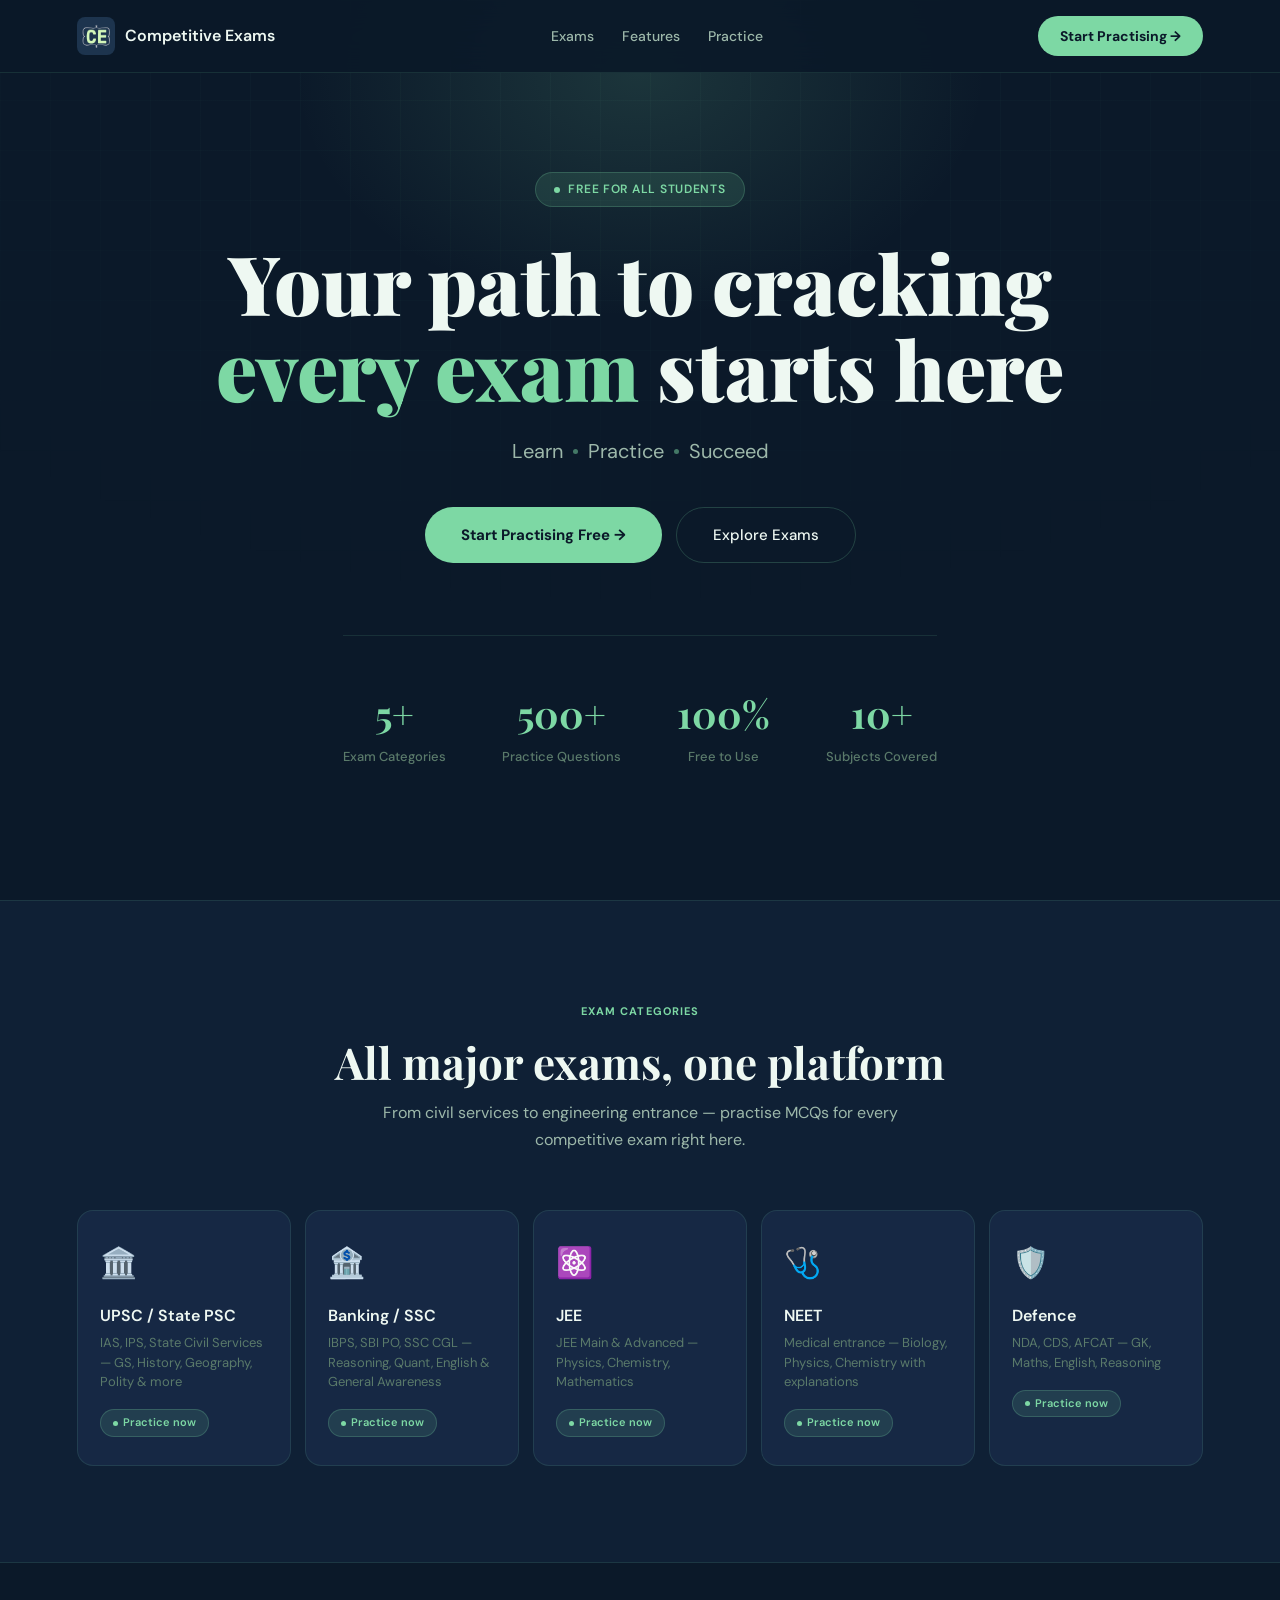
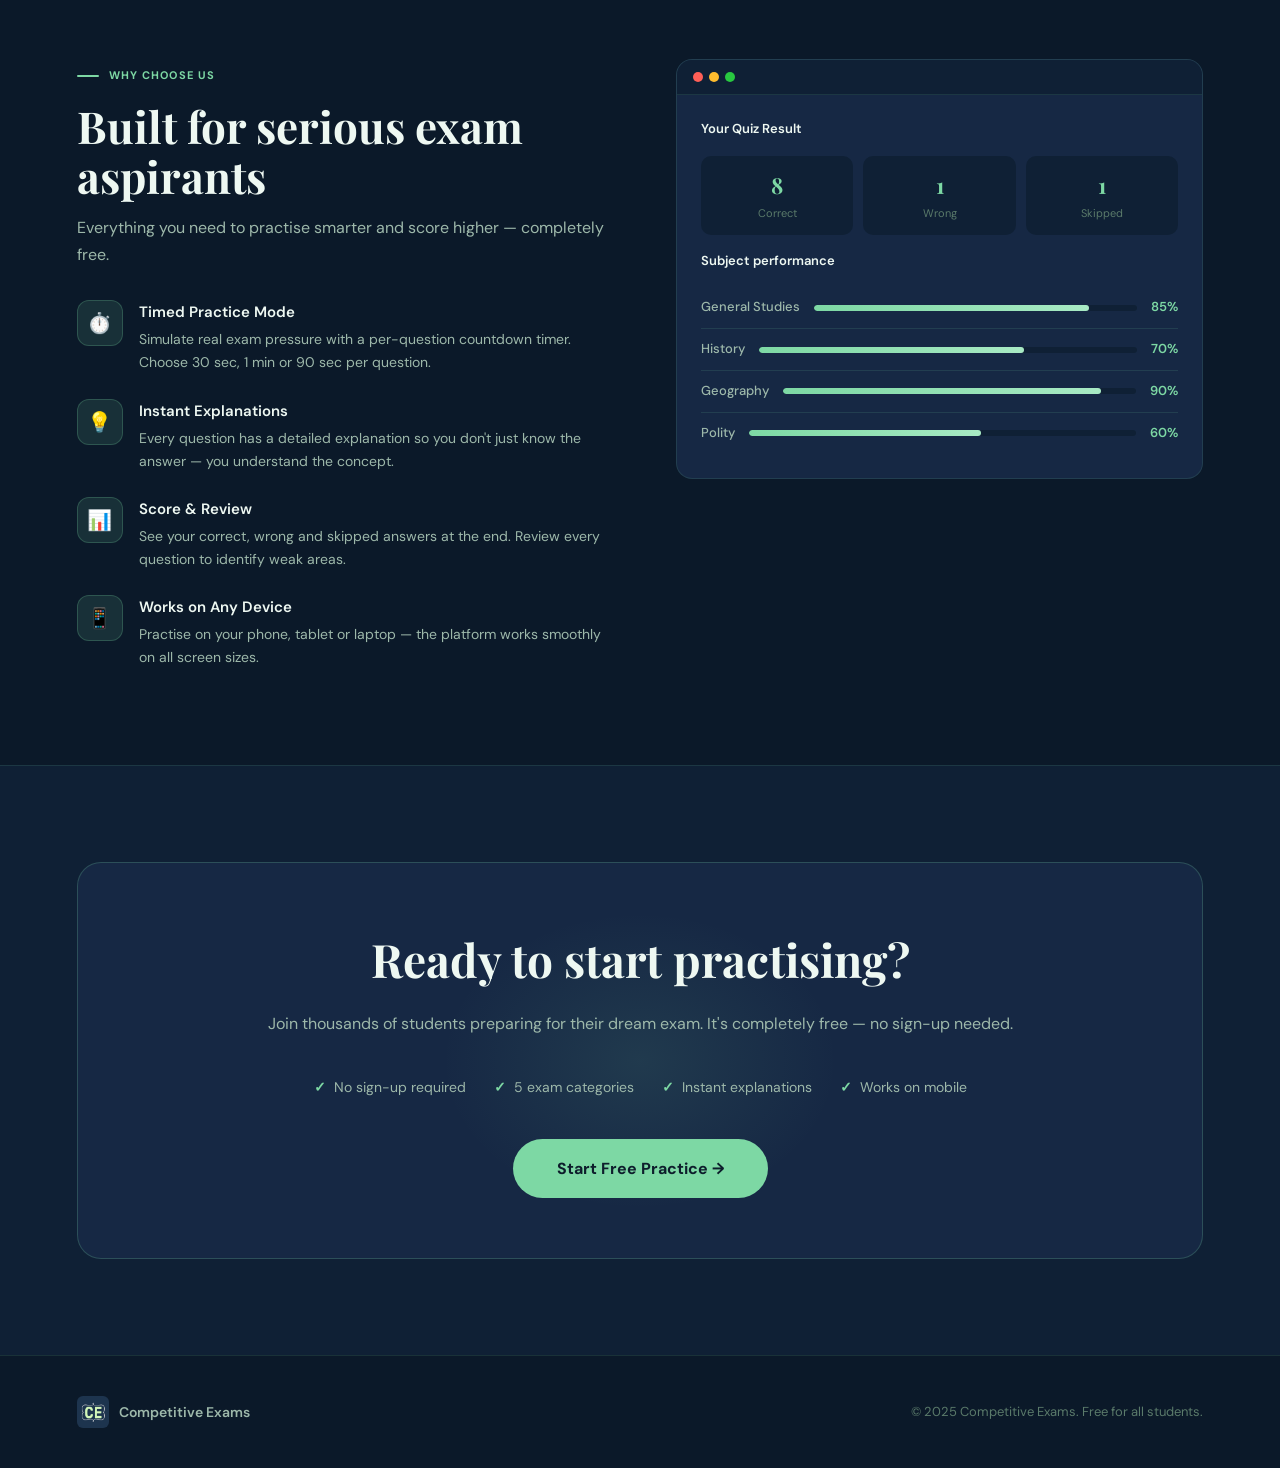
<file: index.html>
<!DOCTYPE html>
<html lang="en">
<head>
<meta charset="UTF-8"/>
<meta name="viewport" content="width=device-width, initial-scale=1.0"/>
<title>Competitive Exams — Learn. Practice. Succeed.</title>
<link rel="preconnect" href="https://fonts.googleapis.com">
<link href="https://fonts.googleapis.com/css2?family=Playfair+Display:ital,wght@0,700;0,900;1,700&family=DM+Sans:wght@300;400;500;600&display=swap" rel="stylesheet">
<style>
*,*::before,*::after{box-sizing:border-box;margin:0;padding:0;}
:root{
  --bg:#0b1929;
  --bg2:#0f2035;
  --bg3:#162844;
  --bg4:#1c3356;
  --mint:#7dd8a4;
  --mint2:#a8eac4;
  --mint3:rgba(125,216,164,0.12);
  --mint4:rgba(125,216,164,0.06);
  --white:#eef8f2;
  --white2:#9db8aa;
  --white3:#5a7a6a;
  --border:rgba(125,216,164,0.12);
  --border2:rgba(125,216,164,0.22);
  --radius:16px;
  --radius-sm:10px;
}
html{scroll-behavior:smooth;}
body{font-family:'DM Sans',sans-serif;background:var(--bg);color:var(--white);overflow-x:hidden;line-height:1.6;}

/* NAV */
nav{position:fixed;top:0;left:0;right:0;z-index:100;display:flex;align-items:center;justify-content:space-between;padding:16px 6%;background:rgba(11,25,41,0.9);backdrop-filter:blur(16px);border-bottom:1px solid var(--border);}
.nav-logo{display:flex;align-items:center;gap:10px;text-decoration:none;}
.nav-logo img{width:38px;height:38px;border-radius:8px;object-fit:cover;}
.nav-brand{font-size:16px;font-weight:600;color:var(--white);}
.nav-links{display:flex;align-items:center;gap:28px;}
.nav-links a{text-decoration:none;font-size:14px;font-weight:500;color:var(--white2);transition:color 0.2s;}
.nav-links a:hover{color:var(--mint);}
.nav-cta{background:var(--mint);color:#0b1929;border:none;padding:9px 22px;border-radius:99px;font-size:14px;font-weight:700;cursor:pointer;font-family:inherit;transition:all 0.2s;text-decoration:none;}
.nav-cta:hover{background:var(--mint2);transform:translateY(-1px);}

/* HERO */
.hero{min-height:100vh;display:flex;flex-direction:column;align-items:center;justify-content:center;text-align:center;padding:120px 6% 80px;position:relative;overflow:hidden;}
.hero-glow{position:absolute;top:-20%;left:50%;transform:translateX(-50%);width:700px;height:500px;background:radial-gradient(ellipse, rgba(125,216,164,0.15) 0%, transparent 70%);pointer-events:none;}
.hero-grid{position:absolute;inset:0;background-image:linear-gradient(rgba(125,216,164,0.04) 1px,transparent 1px),linear-gradient(90deg,rgba(125,216,164,0.04) 1px,transparent 1px);background-size:50px 50px;mask-image:radial-gradient(ellipse 80% 70% at 50% 0%,black,transparent);}
.hero-badge{display:inline-flex;align-items:center;gap:8px;background:var(--mint3);border:1px solid var(--border2);border-radius:99px;padding:7px 18px;font-size:12px;font-weight:600;color:var(--mint);letter-spacing:0.06em;text-transform:uppercase;margin-bottom:2rem;position:relative;animation:fadeUp 0.6s ease both;}
.badge-dot{width:6px;height:6px;border-radius:50%;background:var(--mint);animation:pulse 2s infinite;}
@keyframes pulse{0%,100%{opacity:1;}50%{opacity:0.35;}}
.hero h1{font-family:'Playfair Display',serif;font-size:clamp(38px,7vw,82px);font-weight:900;line-height:1.05;margin-bottom:1.5rem;position:relative;animation:fadeUp 0.7s 0.1s ease both;}
.hero h1 .accent{color:var(--mint);}
.hero-tagline{display:flex;align-items:center;justify-content:center;gap:10px;font-size:clamp(16px,2vw,20px);color:var(--white2);margin-bottom:2.5rem;font-weight:400;position:relative;animation:fadeUp 0.7s 0.2s ease both;}
.tagline-dot{width:5px;height:5px;border-radius:50%;background:var(--mint);opacity:0.5;}
.hero-btns{display:flex;gap:14px;justify-content:center;flex-wrap:wrap;position:relative;animation:fadeUp 0.7s 0.3s ease both;}
.btn-mint{background:var(--mint);color:#0b1929;border:none;padding:15px 36px;border-radius:99px;font-size:15px;font-weight:700;cursor:pointer;font-family:inherit;transition:all 0.2s;text-decoration:none;display:inline-flex;align-items:center;gap:8px;}
.btn-mint:hover{background:var(--mint2);transform:translateY(-2px);box-shadow:0 10px 30px rgba(125,216,164,0.3);}
.btn-ghost{background:transparent;color:var(--white);border:1px solid var(--border2);padding:15px 36px;border-radius:99px;font-size:15px;font-weight:500;cursor:pointer;font-family:inherit;transition:all 0.2s;text-decoration:none;}
.btn-ghost:hover{border-color:var(--mint);color:var(--mint);background:var(--mint4);}
.hero-stats{display:flex;gap:56px;justify-content:center;flex-wrap:wrap;margin-top:4.5rem;padding-top:3rem;border-top:1px solid var(--border);position:relative;animation:fadeUp 0.7s 0.4s ease both;}
.stat-num{font-family:'Playfair Display',serif;font-size:38px;font-weight:700;color:var(--mint);}
.stat-lbl{font-size:13px;color:var(--white3);margin-top:2px;font-weight:500;}
@keyframes fadeUp{from{opacity:0;transform:translateY(22px);}to{opacity:1;transform:translateY(0);}}

/* SECTION */
section{padding:96px 6%;}
.sec-label{display:inline-flex;align-items:center;gap:10px;font-size:11px;font-weight:700;color:var(--mint);text-transform:uppercase;letter-spacing:0.1em;margin-bottom:16px;}
.sec-label::before{content:'';width:22px;height:2px;background:var(--mint);border-radius:99px;}
.sec-title{font-family:'Playfair Display',serif;font-size:clamp(26px,4vw,44px);font-weight:700;line-height:1.15;margin-bottom:12px;}
.sec-sub{font-size:16px;color:var(--white2);line-height:1.7;max-width:540px;}

/* EXAMS */
.exams{background:var(--bg2);border-top:1px solid var(--border);border-bottom:1px solid var(--border);}
.exams-head{text-align:center;margin-bottom:3.5rem;}
.exams-head .sec-label{justify-content:center;}
.exams-head .sec-label::before{display:none;}
.exams-head .sec-sub{margin:0 auto;}
.exam-grid{display:grid;grid-template-columns:repeat(auto-fit,minmax(190px,1fr));gap:14px;}
.exam-card{background:var(--bg3);border:1px solid var(--border);border-radius:var(--radius);padding:28px 22px;cursor:pointer;transition:all 0.25s;text-decoration:none;display:block;position:relative;overflow:hidden;group:true;}
.exam-card::after{content:'';position:absolute;bottom:0;left:0;right:0;height:2px;background:linear-gradient(90deg,transparent,var(--mint),transparent);opacity:0;transition:opacity 0.25s;}
.exam-card:hover{border-color:var(--border2);transform:translateY(-5px);box-shadow:0 16px 40px rgba(0,0,0,0.3);}
.exam-card:hover::after{opacity:1;}
.exam-icon{font-size:30px;margin-bottom:16px;}
.exam-name{font-size:16px;font-weight:600;color:var(--white);margin-bottom:5px;}
.exam-desc{font-size:13px;color:var(--white3);margin-bottom:16px;line-height:1.5;}
.exam-badge{display:inline-flex;align-items:center;gap:5px;font-size:11px;font-weight:600;color:var(--mint);background:var(--mint3);border:1px solid var(--border2);padding:4px 12px;border-radius:99px;}
.exam-badge::before{content:'';width:5px;height:5px;border-radius:50%;background:var(--mint);}

/* FEATURES */
.features-inner{display:grid;grid-template-columns:1fr 1fr;gap:72px;align-items:start;}
.feat-list{display:flex;flex-direction:column;gap:24px;margin-top:2rem;}
.feat-item{display:flex;gap:16px;}
.feat-icon{width:46px;height:46px;flex-shrink:0;border-radius:12px;background:var(--mint3);border:1px solid var(--border2);display:flex;align-items:center;justify-content:center;font-size:20px;}
.feat-item h4{font-size:15px;font-weight:600;color:var(--white);margin-bottom:4px;}
.feat-item p{font-size:14px;color:var(--white2);line-height:1.65;}
.feat-visual{background:var(--bg3);border:1px solid var(--border);border-radius:var(--radius);overflow:hidden;position:sticky;top:100px;}
.vis-bar{background:var(--bg2);border-bottom:1px solid var(--border);padding:12px 16px;display:flex;gap:6px;align-items:center;}
.vis-dot{width:10px;height:10px;border-radius:50%;}
.vis-dot.r{background:#ff5f57;}.vis-dot.y{background:#febc2e;}.vis-dot.g{background:#28c840;}
.vis-body{padding:24px;}
.vis-exam-row{display:flex;align-items:center;justify-content:space-between;padding:10px 0;border-bottom:1px solid var(--border);}
.vis-exam-row:last-child{border-bottom:none;}
.vis-exam-name{font-size:13px;font-weight:500;color:var(--white2);}
.vis-bar-wrap{flex:1;margin:0 14px;height:6px;background:var(--bg2);border-radius:99px;overflow:hidden;}
.vis-bar-fill{height:100%;border-radius:99px;background:linear-gradient(90deg,var(--mint),var(--mint2));}
.vis-pct{font-size:13px;font-weight:600;color:var(--mint);}
.vis-title{font-size:13px;font-weight:600;color:var(--white);margin-bottom:16px;}
.vis-score-row{display:flex;gap:10px;margin-bottom:16px;}
.vis-score{flex:1;background:var(--bg2);border-radius:var(--radius-sm);padding:12px;text-align:center;}
.vis-score .v{font-family:'Playfair Display',serif;font-size:22px;font-weight:700;color:var(--mint);}
.vis-score .l{font-size:11px;color:var(--white3);margin-top:2px;}

/* QUIZ CTA */
.quiz-cta{background:var(--bg2);border-top:1px solid var(--border);}
.cta-inner{background:var(--bg3);border:1px solid var(--border2);border-radius:24px;padding:60px;text-align:center;position:relative;overflow:hidden;}
.cta-glow{position:absolute;top:50%;left:50%;transform:translate(-50%,-50%);width:400px;height:300px;background:radial-gradient(ellipse,rgba(125,216,164,0.1) 0%,transparent 70%);pointer-events:none;}
.cta-inner h2{font-family:'Playfair Display',serif;font-size:clamp(28px,4vw,46px);font-weight:700;margin-bottom:14px;position:relative;}
.cta-inner p{font-size:16px;color:var(--white2);margin-bottom:2.5rem;position:relative;}
.cta-features{display:flex;justify-content:center;gap:28px;flex-wrap:wrap;margin-bottom:2.5rem;position:relative;}
.cta-feat{display:flex;align-items:center;gap:8px;font-size:14px;color:var(--white2);}
.cta-feat::before{content:'✓';color:var(--mint);font-weight:700;}

/* FOOTER */
footer{padding:40px 6%;border-top:1px solid var(--border);display:flex;align-items:center;justify-content:space-between;flex-wrap:wrap;gap:16px;}
.footer-logo{display:flex;align-items:center;gap:10px;text-decoration:none;}
.footer-logo img{width:32px;height:32px;border-radius:6px;}
.footer-brand{font-size:14px;font-weight:600;color:var(--white2);}
footer p{font-size:13px;color:var(--white3);}

@media(max-width:768px){
  .nav-links{display:none;}
  .features-inner{grid-template-columns:1fr;}
  .feat-visual{display:none;}
  .cta-inner{padding:36px 24px;}
  .hero-stats{gap:32px;}
  footer{flex-direction:column;text-align:center;}
}
</style>
</head>
<body>

<!-- NAV -->
<nav>
  <a href="#" class="nav-logo">
    <img src="[data-uri]" alt="Competitive Exams logo"/>
    <span class="nav-brand">Competitive Exams</span>
  </a>
  <div class="nav-links">
    <a href="#exams">Exams</a>
    <a href="#features">Features</a>
    <a href="quiz.html">Practice</a>
  </div>
  <a href="quiz.html" class="nav-cta">Start Practising →</a>
</nav>

<!-- HERO -->
<section class="hero">
  <div class="hero-glow"></div>
  <div class="hero-grid"></div>
  <div class="hero-badge"><span class="badge-dot"></span>Free for all students</div>
  <h1>Your path to cracking<br><span class="accent">every exam</span> starts here</h1>
  <div class="hero-tagline">
    <span>Learn</span><span class="tagline-dot"></span>
    <span>Practice</span><span class="tagline-dot"></span>
    <span>Succeed</span>
  </div>
  <div class="hero-btns">
    <a href="quiz.html" class="btn-mint">Start Practising Free →</a>
    <a href="#exams" class="btn-ghost">Explore Exams</a>
  </div>
  <div class="hero-stats">
    <div class="stat-item">
      <div class="stat-num">5+</div>
      <div class="stat-lbl">Exam Categories</div>
    </div>
    <div class="stat-item">
      <div class="stat-num">500+</div>
      <div class="stat-lbl">Practice Questions</div>
    </div>
    <div class="stat-item">
      <div class="stat-num">100%</div>
      <div class="stat-lbl">Free to Use</div>
    </div>
    <div class="stat-item">
      <div class="stat-num">10+</div>
      <div class="stat-lbl">Subjects Covered</div>
    </div>
  </div>
</section>

<!-- EXAMS -->
<section class="exams" id="exams">
  <div class="exams-head">
    <div class="sec-label">Exam Categories</div>
    <h2 class="sec-title">All major exams, one platform</h2>
    <p class="sec-sub">From civil services to engineering entrance — practise MCQs for every competitive exam right here.</p>
  </div>
  <div class="exam-grid">
    <a href="quiz.html" class="exam-card">
      <div class="exam-icon">🏛️</div>
      <div class="exam-name">UPSC / State PSC</div>
      <div class="exam-desc">IAS, IPS, State Civil Services — GS, History, Geography, Polity &amp; more</div>
      <div class="exam-badge">Practice now</div>
    </a>
    <a href="quiz.html" class="exam-card">
      <div class="exam-icon">🏦</div>
      <div class="exam-name">Banking / SSC</div>
      <div class="exam-desc">IBPS, SBI PO, SSC CGL — Reasoning, Quant, English &amp; General Awareness</div>
      <div class="exam-badge">Practice now</div>
    </a>
    <a href="quiz.html" class="exam-card">
      <div class="exam-icon">⚛️</div>
      <div class="exam-name">JEE</div>
      <div class="exam-desc">JEE Main &amp; Advanced — Physics, Chemistry, Mathematics</div>
      <div class="exam-badge">Practice now</div>
    </a>
    <a href="quiz.html" class="exam-card">
      <div class="exam-icon">🩺</div>
      <div class="exam-name">NEET</div>
      <div class="exam-desc">Medical entrance — Biology, Physics, Chemistry with explanations</div>
      <div class="exam-badge">Practice now</div>
    </a>
    <a href="quiz.html" class="exam-card">
      <div class="exam-icon">🛡️</div>
      <div class="exam-name">Defence</div>
      <div class="exam-desc">NDA, CDS, AFCAT — GK, Maths, English, Reasoning</div>
      <div class="exam-badge">Practice now</div>
    </a>
  </div>
</section>

<!-- FEATURES -->
<section id="features">
  <div class="features-inner">
    <div>
      <div class="sec-label">Why Choose Us</div>
      <h2 class="sec-title">Built for serious exam aspirants</h2>
      <p class="sec-sub">Everything you need to practise smarter and score higher — completely free.</p>
      <div class="feat-list">
        <div class="feat-item">
          <div class="feat-icon">⏱️</div>
          <div class="feat-text">
            <h4>Timed Practice Mode</h4>
            <p>Simulate real exam pressure with a per-question countdown timer. Choose 30 sec, 1 min or 90 sec per question.</p>
          </div>
        </div>
        <div class="feat-item">
          <div class="feat-icon">💡</div>
          <div class="feat-text">
            <h4>Instant Explanations</h4>
            <p>Every question has a detailed explanation so you don't just know the answer — you understand the concept.</p>
          </div>
        </div>
        <div class="feat-item">
          <div class="feat-icon">📊</div>
          <div class="feat-text">
            <h4>Score & Review</h4>
            <p>See your correct, wrong and skipped answers at the end. Review every question to identify weak areas.</p>
          </div>
        </div>
        <div class="feat-item">
          <div class="feat-icon">📱</div>
          <div class="feat-text">
            <h4>Works on Any Device</h4>
            <p>Practise on your phone, tablet or laptop — the platform works smoothly on all screen sizes.</p>
          </div>
        </div>
      </div>
    </div>
    <div class="feat-visual">
      <div class="vis-bar">
        <div class="vis-dot r"></div><div class="vis-dot y"></div><div class="vis-dot g"></div>
      </div>
      <div class="vis-body">
        <div class="vis-title">Your Quiz Result</div>
        <div class="vis-score-row">
          <div class="vis-score"><div class="v">8</div><div class="l">Correct</div></div>
          <div class="vis-score"><div class="v">1</div><div class="l">Wrong</div></div>
          <div class="vis-score"><div class="v">1</div><div class="l">Skipped</div></div>
        </div>
        <div class="vis-title" style="margin-top:8px">Subject performance</div>
        <div class="vis-exam-row">
          <div class="vis-exam-name">General Studies</div>
          <div class="vis-bar-wrap"><div class="vis-bar-fill" style="width:85%"></div></div>
          <div class="vis-pct">85%</div>
        </div>
        <div class="vis-exam-row">
          <div class="vis-exam-name">History</div>
          <div class="vis-bar-wrap"><div class="vis-bar-fill" style="width:70%"></div></div>
          <div class="vis-pct">70%</div>
        </div>
        <div class="vis-exam-row">
          <div class="vis-exam-name">Geography</div>
          <div class="vis-bar-wrap"><div class="vis-bar-fill" style="width:90%"></div></div>
          <div class="vis-pct">90%</div>
        </div>
        <div class="vis-exam-row">
          <div class="vis-exam-name">Polity</div>
          <div class="vis-bar-wrap"><div class="vis-bar-fill" style="width:60%"></div></div>
          <div class="vis-pct">60%</div>
        </div>
      </div>
    </div>
  </div>
</section>

<!-- QUIZ CTA -->
<section class="quiz-cta">
  <div class="cta-inner">
    <div class="cta-glow"></div>
    <h2>Ready to start practising?</h2>
    <p>Join thousands of students preparing for their dream exam. It's completely free — no sign-up needed.</p>
    <div class="cta-features">
      <div class="cta-feat">No sign-up required</div>
      <div class="cta-feat">5 exam categories</div>
      <div class="cta-feat">Instant explanations</div>
      <div class="cta-feat">Works on mobile</div>
    </div>
    <a href="quiz.html" class="btn-mint" style="font-size:16px;padding:17px 44px;">Start Free Practice →</a>
  </div>
</section>

<!-- FOOTER -->
<footer>
  <a href="#" class="footer-logo">
    <img src="[data-uri]" alt="Competitive Exams"/>
    <span class="footer-brand">Competitive Exams</span>
  </a>
  <p>© 2025 Competitive Exams. Free for all students.</p>
</footer>

</body>
</html>
</file>
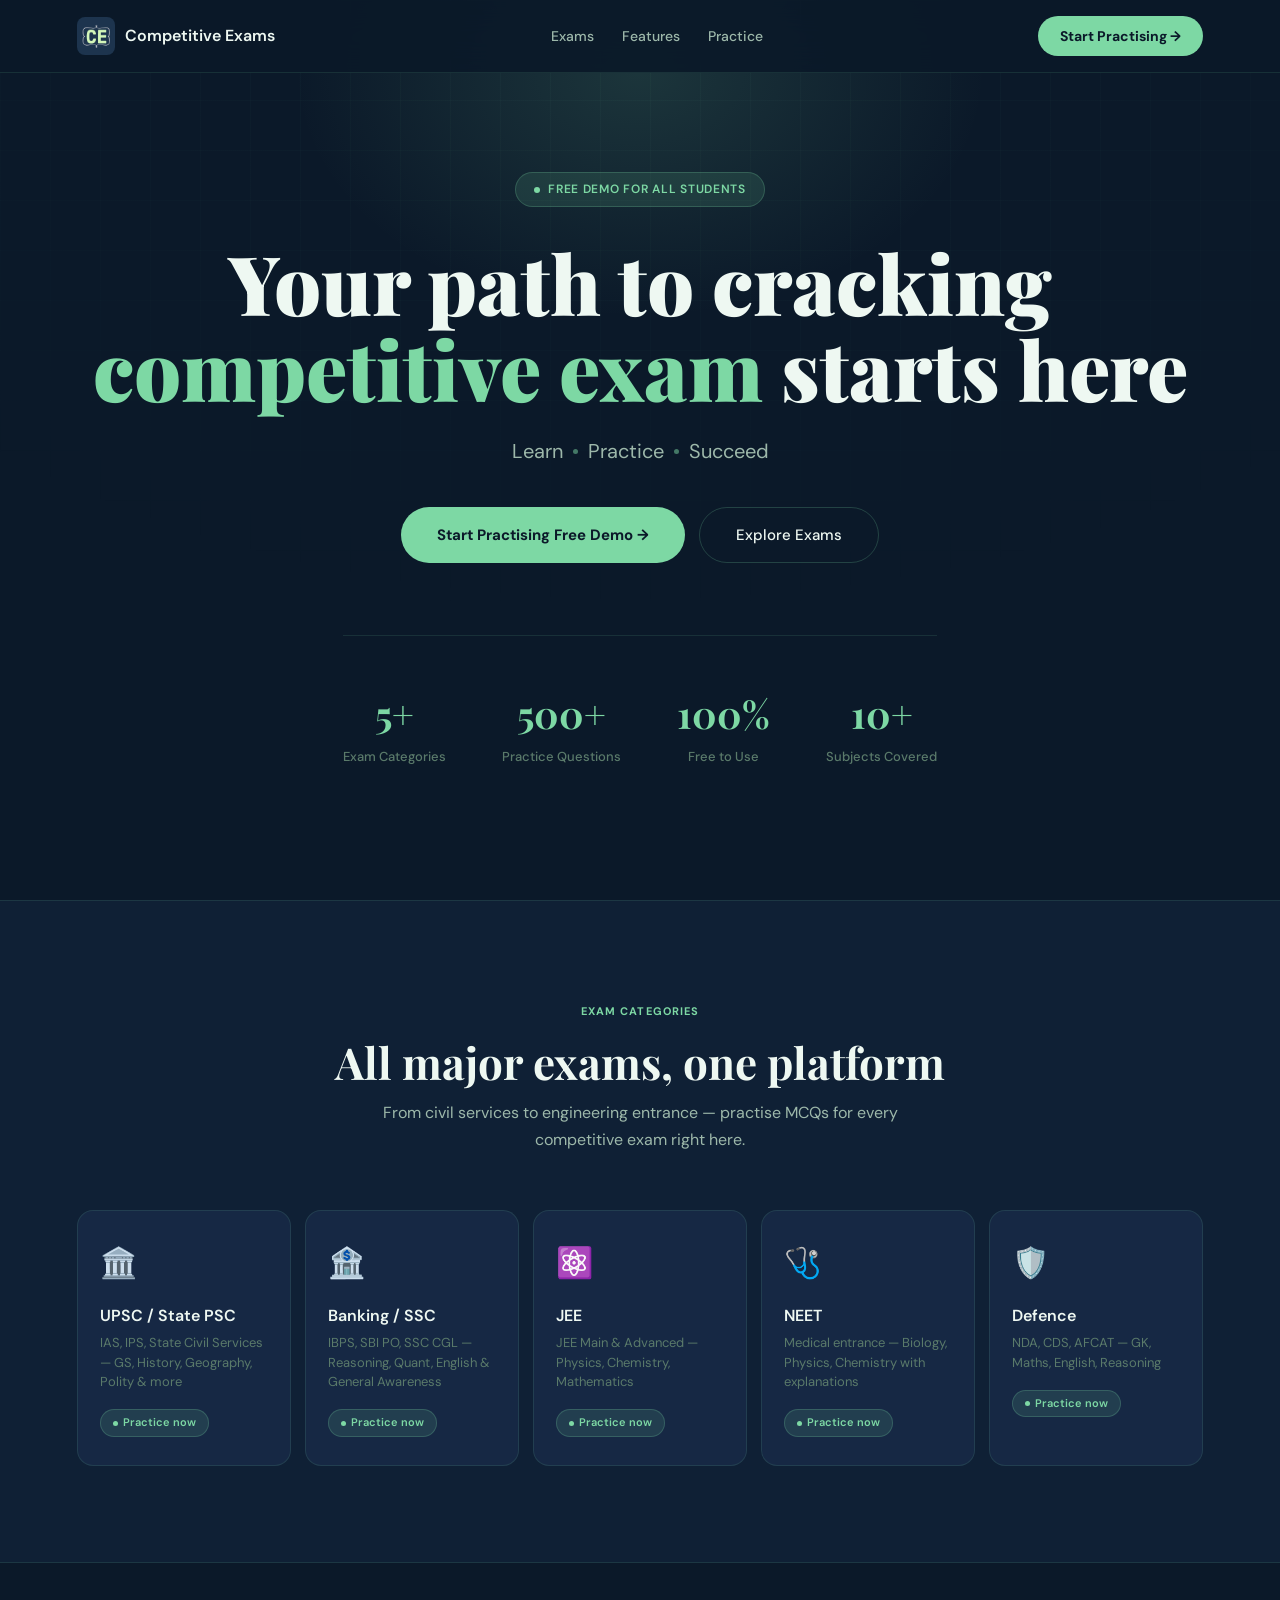
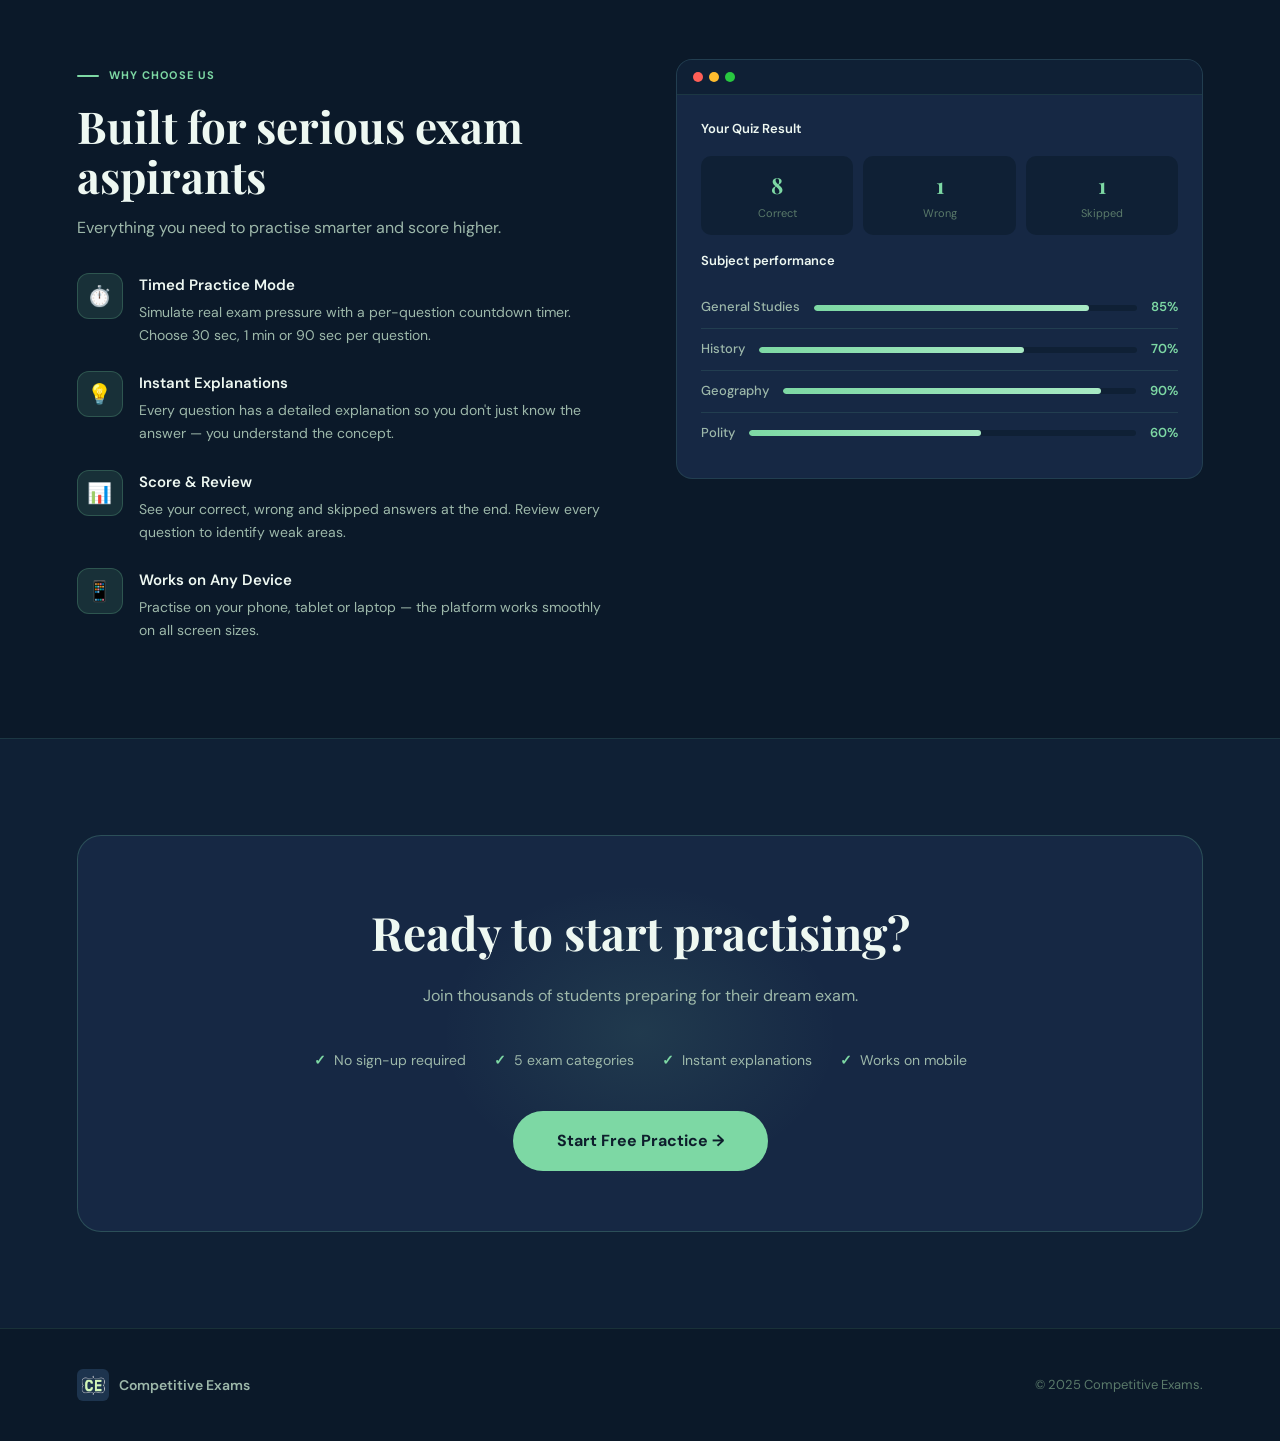
<file: docs/index.html>
<!DOCTYPE html>
<html lang="en">
<head>
<meta charset="UTF-8"/>
<meta name="viewport" content="width=device-width, initial-scale=1.0"/>
<title>Competitive Exams — Learn. Practice. Succeed.</title>
<link rel="preconnect" href="https://fonts.googleapis.com">
<link href="https://fonts.googleapis.com/css2?family=Playfair+Display:ital,wght@0,700;0,900;1,700&family=DM+Sans:wght@300;400;500;600&display=swap" rel="stylesheet">
  <style>
*,*::before,*::after{box-sizing:border-box;margin:0;padding:0;}
:root{
  --bg:#0b1929;
  --bg2:#0f2035;
  --bg3:#162844;
  --bg4:#1c3356;
  --mint:#7dd8a4;
  --mint2:#a8eac4;
  --mint3:rgba(125,216,164,0.12);
  --mint4:rgba(125,216,164,0.06);
  --white:#eef8f2;
  --white2:#9db8aa;
  --white3:#5a7a6a;
  --border:rgba(125,216,164,0.12);
  --border2:rgba(125,216,164,0.22);
  --radius:16px;
  --radius-sm:10px;
}
html{scroll-behavior:smooth;}
body{font-family:'DM Sans',sans-serif;background:var(--bg);color:var(--white);overflow-x:hidden;line-height:1.6;}

/* NAV */
nav{position:fixed;top:0;left:0;right:0;z-index:100;display:flex;align-items:center;justify-content:space-between;padding:16px 6%;background:rgba(11,25,41,0.9);backdrop-filter:blur(16px);border-bottom:1px solid var(--border);}
.nav-logo{display:flex;align-items:center;gap:10px;text-decoration:none;}
.nav-logo img{width:38px;height:38px;border-radius:8px;object-fit:cover;}
.nav-brand{font-size:16px;font-weight:600;color:var(--white);}
.nav-links{display:flex;align-items:center;gap:28px;}
.nav-links a{text-decoration:none;font-size:14px;font-weight:500;color:var(--white2);transition:color 0.2s;}
.nav-links a:hover{color:var(--mint);}
.nav-cta{background:var(--mint);color:#0b1929;border:none;padding:9px 22px;border-radius:99px;font-size:14px;font-weight:700;cursor:pointer;font-family:inherit;transition:all 0.2s;text-decoration:none;}
.nav-cta:hover{background:var(--mint2);transform:translateY(-1px);}

/* HERO */
.hero{min-height:100vh;display:flex;flex-direction:column;align-items:center;justify-content:center;text-align:center;padding:120px 6% 80px;position:relative;overflow:hidden;}
.hero-glow{position:absolute;top:-20%;left:50%;transform:translateX(-50%);width:700px;height:500px;background:radial-gradient(ellipse, rgba(125,216,164,0.15) 0%, transparent 70%);pointer-events:none;}
.hero-grid{position:absolute;inset:0;background-image:linear-gradient(rgba(125,216,164,0.04) 1px,transparent 1px),linear-gradient(90deg,rgba(125,216,164,0.04) 1px,transparent 1px);background-size:50px 50px;mask-image:radial-gradient(ellipse 80% 70% at 50% 0%,black,transparent);}
.hero-badge{display:inline-flex;align-items:center;gap:8px;background:var(--mint3);border:1px solid var(--border2);border-radius:99px;padding:7px 18px;font-size:12px;font-weight:600;color:var(--mint);letter-spacing:0.06em;text-transform:uppercase;margin-bottom:2rem;position:relative;animation:fadeUp 0.6s ease both;}
.badge-dot{width:6px;height:6px;border-radius:50%;background:var(--mint);animation:pulse 2s infinite;}
@keyframes pulse{0%,100%{opacity:1;}50%{opacity:0.35;}}
.hero h1{font-family:'Playfair Display',serif;font-size:clamp(38px,7vw,82px);font-weight:900;line-height:1.05;margin-bottom:1.5rem;position:relative;animation:fadeUp 0.7s 0.1s ease both;}
.hero h1 .accent{color:var(--mint);}
.hero-tagline{display:flex;align-items:center;justify-content:center;gap:10px;font-size:clamp(16px,2vw,20px);color:var(--white2);margin-bottom:2.5rem;font-weight:400;position:relative;animation:fadeUp 0.7s 0.2s ease both;}
.tagline-dot{width:5px;height:5px;border-radius:50%;background:var(--mint);opacity:0.5;}
.hero-btns{display:flex;gap:14px;justify-content:center;flex-wrap:wrap;position:relative;animation:fadeUp 0.7s 0.3s ease both;}
.btn-mint{background:var(--mint);color:#0b1929;border:none;padding:15px 36px;border-radius:99px;font-size:15px;font-weight:700;cursor:pointer;font-family:inherit;transition:all 0.2s;text-decoration:none;display:inline-flex;align-items:center;gap:8px;}
.btn-mint:hover{background:var(--mint2);transform:translateY(-2px);box-shadow:0 10px 30px rgba(125,216,164,0.3);}
.btn-ghost{background:transparent;color:var(--white);border:1px solid var(--border2);padding:15px 36px;border-radius:99px;font-size:15px;font-weight:500;cursor:pointer;font-family:inherit;transition:all 0.2s;text-decoration:none;}
.btn-ghost:hover{border-color:var(--mint);color:var(--mint);background:var(--mint4);}
.hero-stats{display:flex;gap:56px;justify-content:center;flex-wrap:wrap;margin-top:4.5rem;padding-top:3rem;border-top:1px solid var(--border);position:relative;animation:fadeUp 0.7s 0.4s ease both;}
.stat-num{font-family:'Playfair Display',serif;font-size:38px;font-weight:700;color:var(--mint);}
.stat-lbl{font-size:13px;color:var(--white3);margin-top:2px;font-weight:500;}
@keyframes fadeUp{from{opacity:0;transform:translateY(22px);}to{opacity:1;transform:translateY(0);}}

/* SECTION */
section{padding:96px 6%;}
.sec-label{display:inline-flex;align-items:center;gap:10px;font-size:11px;font-weight:700;color:var(--mint);text-transform:uppercase;letter-spacing:0.1em;margin-bottom:16px;}
.sec-label::before{content:'';width:22px;height:2px;background:var(--mint);border-radius:99px;}
.sec-title{font-family:'Playfair Display',serif;font-size:clamp(26px,4vw,44px);font-weight:700;line-height:1.15;margin-bottom:12px;}
.sec-sub{font-size:16px;color:var(--white2);line-height:1.7;max-width:540px;}

/* EXAMS */
.exams{background:var(--bg2);border-top:1px solid var(--border);border-bottom:1px solid var(--border);}
.exams-head{text-align:center;margin-bottom:3.5rem;}
.exams-head .sec-label{justify-content:center;}
.exams-head .sec-label::before{display:none;}
.exams-head .sec-sub{margin:0 auto;}
.exam-grid{display:grid;grid-template-columns:repeat(auto-fit,minmax(190px,1fr));gap:14px;}
.exam-card{background:var(--bg3);border:1px solid var(--border);border-radius:var(--radius);padding:28px 22px;cursor:pointer;transition:all 0.25s;text-decoration:none;display:block;position:relative;overflow:hidden;group:true;}
.exam-card::after{content:'';position:absolute;bottom:0;left:0;right:0;height:2px;background:linear-gradient(90deg,transparent,var(--mint),transparent);opacity:0;transition:opacity 0.25s;}
.exam-card:hover{border-color:var(--border2);transform:translateY(-5px);box-shadow:0 16px 40px rgba(0,0,0,0.3);}
.exam-card:hover::after{opacity:1;}
.exam-icon{font-size:30px;margin-bottom:16px;}
.exam-name{font-size:16px;font-weight:600;color:var(--white);margin-bottom:5px;}
.exam-desc{font-size:13px;color:var(--white3);margin-bottom:16px;line-height:1.5;}
.exam-badge{display:inline-flex;align-items:center;gap:5px;font-size:11px;font-weight:600;color:var(--mint);background:var(--mint3);border:1px solid var(--border2);padding:4px 12px;border-radius:99px;}
.exam-badge::before{content:'';width:5px;height:5px;border-radius:50%;background:var(--mint);}

/* FEATURES */
.features-inner{display:grid;grid-template-columns:1fr 1fr;gap:72px;align-items:start;}
.feat-list{display:flex;flex-direction:column;gap:24px;margin-top:2rem;}
.feat-item{display:flex;gap:16px;}
.feat-icon{width:46px;height:46px;flex-shrink:0;border-radius:12px;background:var(--mint3);border:1px solid var(--border2);display:flex;align-items:center;justify-content:center;font-size:20px;}
.feat-item h4{font-size:15px;font-weight:600;color:var(--white);margin-bottom:4px;}
.feat-item p{font-size:14px;color:var(--white2);line-height:1.65;}
.feat-visual{background:var(--bg3);border:1px solid var(--border);border-radius:var(--radius);overflow:hidden;position:sticky;top:100px;}
.vis-bar{background:var(--bg2);border-bottom:1px solid var(--border);padding:12px 16px;display:flex;gap:6px;align-items:center;}
.vis-dot{width:10px;height:10px;border-radius:50%;}
.vis-dot.r{background:#ff5f57;}.vis-dot.y{background:#febc2e;}.vis-dot.g{background:#28c840;}
.vis-body{padding:24px;}
.vis-exam-row{display:flex;align-items:center;justify-content:space-between;padding:10px 0;border-bottom:1px solid var(--border);}
.vis-exam-row:last-child{border-bottom:none;}
.vis-exam-name{font-size:13px;font-weight:500;color:var(--white2);}
.vis-bar-wrap{flex:1;margin:0 14px;height:6px;background:var(--bg2);border-radius:99px;overflow:hidden;}
.vis-bar-fill{height:100%;border-radius:99px;background:linear-gradient(90deg,var(--mint),var(--mint2));}
.vis-pct{font-size:13px;font-weight:600;color:var(--mint);}
.vis-title{font-size:13px;font-weight:600;color:var(--white);margin-bottom:16px;}
.vis-score-row{display:flex;gap:10px;margin-bottom:16px;}
.vis-score{flex:1;background:var(--bg2);border-radius:var(--radius-sm);padding:12px;text-align:center;}
.vis-score .v{font-family:'Playfair Display',serif;font-size:22px;font-weight:700;color:var(--mint);}
.vis-score .l{font-size:11px;color:var(--white3);margin-top:2px;}

/* QUIZ CTA */
.quiz-cta{background:var(--bg2);border-top:1px solid var(--border);}
.cta-inner{background:var(--bg3);border:1px solid var(--border2);border-radius:24px;padding:60px;text-align:center;position:relative;overflow:hidden;}
.cta-glow{position:absolute;top:50%;left:50%;transform:translate(-50%,-50%);width:400px;height:300px;background:radial-gradient(ellipse,rgba(125,216,164,0.1) 0%,transparent 70%);pointer-events:none;}
.cta-inner h2{font-family:'Playfair Display',serif;font-size:clamp(28px,4vw,46px);font-weight:700;margin-bottom:14px;position:relative;}
.cta-inner p{font-size:16px;color:var(--white2);margin-bottom:2.5rem;position:relative;}
.cta-features{display:flex;justify-content:center;gap:28px;flex-wrap:wrap;margin-bottom:2.5rem;position:relative;}
.cta-feat{display:flex;align-items:center;gap:8px;font-size:14px;color:var(--white2);}
.cta-feat::before{content:'✓';color:var(--mint);font-weight:700;}

/* FOOTER */
footer{padding:40px 6%;border-top:1px solid var(--border);display:flex;align-items:center;justify-content:space-between;flex-wrap:wrap;gap:16px;}
.footer-logo{display:flex;align-items:center;gap:10px;text-decoration:none;}
.footer-logo img{width:32px;height:32px;border-radius:6px;}
.footer-brand{font-size:14px;font-weight:600;color:var(--white2);}
footer p{font-size:13px;color:var(--white3);}

@media(max-width:768px){
  .nav-links{display:none;}
  .features-inner{grid-template-columns:1fr;}
  .feat-visual{display:none;}
  .cta-inner{padding:36px 24px;}
  .hero-stats{gap:32px;}
  footer{flex-direction:column;text-align:center;}
}
</style>
<link rel="stylesheet" href="paywall.css">
<script src="https://checkout.razorpay.com/v1/checkout.js"></script>
</head>
<body>

<!-- NAV -->
<nav>
  <a href="#" class="nav-logo">
    <img src="[data-uri]" alt="Competitive Exams logo"/>
    <span class="nav-brand">Competitive Exams</span>
  </a>
  <div class="nav-links">
    <a href="#exams">Exams</a>
    <a href="#features">Features</a>
    <a href="quiz.html">Practice</a>
  </div>
  <a href="quiz.html" class="nav-cta">Start Practising →</a>
</nav>

<!-- HERO -->
<section class="hero">
  <div class="hero-glow"></div>
  <div class="hero-grid"></div>
  <div class="hero-badge"><span class="badge-dot"></span>Free demo for all students</div>
  <h1>Your path to cracking<br><span class="accent">competitive exam</span> starts here</h1>
  <div class="hero-tagline">
    <span>Learn</span><span class="tagline-dot"></span>
    <span>Practice</span><span class="tagline-dot"></span>
    <span>Succeed</span>
  </div>
  <div class="hero-btns">
    <a href="quiz.html" class="btn-mint">Start Practising Free Demo →</a>
    <a href="#exams" class="btn-ghost">Explore Exams</a>
  </div>
  <div class="hero-stats">
    <div class="stat-item">
      <div class="stat-num">5+</div>
      <div class="stat-lbl">Exam Categories</div>
    </div>
    <div class="stat-item">
      <div class="stat-num">500+</div>
      <div class="stat-lbl">Practice Questions</div>
    </div>
    <div class="stat-item">
      <div class="stat-num">100%</div>
      <div class="stat-lbl">Free to Use</div>
    </div>
    <div class="stat-item">
      <div class="stat-num">10+</div>
      <div class="stat-lbl">Subjects Covered</div>
    </div>
  </div>
</section>

<!-- EXAMS -->
<section class="exams" id="exams">
  <div class="exams-head">
    <div class="sec-label">Exam Categories</div>
    <h2 class="sec-title">All major exams, one platform</h2>
    <p class="sec-sub">From civil services to engineering entrance — practise MCQs for every competitive exam right here.</p>
  </div>
  <div class="exam-grid">
    <a href="quiz.html" class="exam-card">
      <div class="exam-icon">🏛️</div>
      <div class="exam-name">UPSC / State PSC</div>
      <div class="exam-desc">IAS, IPS, State Civil Services — GS, History, Geography, Polity &amp; more</div>
      <div class="exam-badge">Practice now</div>
    </a>
    <a href="quiz.html" class="exam-card">
      <div class="exam-icon">🏦</div>
      <div class="exam-name">Banking / SSC</div>
      <div class="exam-desc">IBPS, SBI PO, SSC CGL — Reasoning, Quant, English &amp; General Awareness</div>
      <div class="exam-badge">Practice now</div>
    </a>
    <a href="quiz.html" class="exam-card">
      <div class="exam-icon">⚛️</div>
      <div class="exam-name">JEE</div>
      <div class="exam-desc">JEE Main &amp; Advanced — Physics, Chemistry, Mathematics</div>
      <div class="exam-badge">Practice now</div>
    </a>
    <a href="quiz.html" class="exam-card">
      <div class="exam-icon">🩺</div>
      <div class="exam-name">NEET</div>
      <div class="exam-desc">Medical entrance — Biology, Physics, Chemistry with explanations</div>
      <div class="exam-badge">Practice now</div>
    </a>
    <a href="quiz.html" class="exam-card">
      <div class="exam-icon">🛡️</div>
      <div class="exam-name">Defence</div>
      <div class="exam-desc">NDA, CDS, AFCAT — GK, Maths, English, Reasoning</div>
      <div class="exam-badge">Practice now</div>
    </a>
  </div>
</section>

<!-- FEATURES -->
<section id="features">
  <div class="features-inner">
    <div>
      <div class="sec-label">Why Choose Us</div>
      <h2 class="sec-title">Built for serious exam aspirants</h2>
      <p class="sec-sub">Everything you need to practise smarter and score higher.</p>
      <div class="feat-list">
        <div class="feat-item">
          <div class="feat-icon">⏱️</div>
          <div class="feat-text">
            <h4>Timed Practice Mode</h4>
            <p>Simulate real exam pressure with a per-question countdown timer. Choose 30 sec, 1 min or 90 sec per question.</p>
          </div>
        </div>
        <div class="feat-item">
          <div class="feat-icon">💡</div>
          <div class="feat-text">
            <h4>Instant Explanations</h4>
            <p>Every question has a detailed explanation so you don't just know the answer — you understand the concept.</p>
          </div>
        </div>
        <div class="feat-item">
          <div class="feat-icon">📊</div>
          <div class="feat-text">
            <h4>Score & Review</h4>
            <p>See your correct, wrong and skipped answers at the end. Review every question to identify weak areas.</p>
          </div>
        </div>
        <div class="feat-item">
          <div class="feat-icon">📱</div>
          <div class="feat-text">
            <h4>Works on Any Device</h4>
            <p>Practise on your phone, tablet or laptop — the platform works smoothly on all screen sizes.</p>
          </div>
        </div>
      </div>
    </div>
    <div class="feat-visual">
      <div class="vis-bar">
        <div class="vis-dot r"></div><div class="vis-dot y"></div><div class="vis-dot g"></div>
      </div>
      <div class="vis-body">
        <div class="vis-title">Your Quiz Result</div>
        <div class="vis-score-row">
          <div class="vis-score"><div class="v">8</div><div class="l">Correct</div></div>
          <div class="vis-score"><div class="v">1</div><div class="l">Wrong</div></div>
          <div class="vis-score"><div class="v">1</div><div class="l">Skipped</div></div>
        </div>
        <div class="vis-title" style="margin-top:8px">Subject performance</div>
        <div class="vis-exam-row">
          <div class="vis-exam-name">General Studies</div>
          <div class="vis-bar-wrap"><div class="vis-bar-fill" style="width:85%"></div></div>
          <div class="vis-pct">85%</div>
        </div>
        <div class="vis-exam-row">
          <div class="vis-exam-name">History</div>
          <div class="vis-bar-wrap"><div class="vis-bar-fill" style="width:70%"></div></div>
          <div class="vis-pct">70%</div>
        </div>
        <div class="vis-exam-row">
          <div class="vis-exam-name">Geography</div>
          <div class="vis-bar-wrap"><div class="vis-bar-fill" style="width:90%"></div></div>
          <div class="vis-pct">90%</div>
        </div>
        <div class="vis-exam-row">
          <div class="vis-exam-name">Polity</div>
          <div class="vis-bar-wrap"><div class="vis-bar-fill" style="width:60%"></div></div>
          <div class="vis-pct">60%</div>
        </div>
      </div>
    </div>
  </div>
</section>

<!-- QUIZ CTA -->
<section class="quiz-cta">
  <div class="cta-inner">
    <div class="cta-glow"></div>
    <h2>Ready to start practising?</h2>
    <p>Join thousands of students preparing for their dream exam.</p>
    <div class="cta-features">
      <div class="cta-feat">No sign-up required</div>
      <div class="cta-feat">5 exam categories</div>
      <div class="cta-feat">Instant explanations</div>
      <div class="cta-feat">Works on mobile</div>
    </div>
    <a href="quiz.html" class="btn-mint" style="font-size:16px;padding:17px 44px;">Start Free Practice →</a>
  </div>
</section>

<!-- FOOTER -->
<footer>
  <a href="#" class="footer-logo">
    <img src="[data-uri]" alt="Competitive Exams"/>
    <span class="footer-brand">Competitive Exams</span>
  </a>
  <p>© 2025 Competitive Exams.</p>
</footer>

<!-- Paywall Overlay -->
<div id="paywall-overlay">
  <div class="pw-modal">

    <!-- Header -->
    <div class="pw-header">
      <div class="pw-badge">Free limit reached</div>
      <h2 id="pw-title">You've completed 5 free UPSC quizzes!</h2>
      <p>Upgrade to practise unlimited questions and score higher</p>
      <div class="pw-used-bar">
        <span class="pw-used-dot"></span>
        <span id="pw-used-text">5 of 5 free quizzes used · 0 remaining</span>
      </div>
    </div>

    <!-- Monthly / Yearly Toggle -->
    <div class="pw-toggle-row">
      <span>Monthly</span>
      <button class="pw-toggle-btn" id="pw-toggle" onclick="toggleBilling()" aria-label="Toggle billing period">
        <div class="pw-toggle-knob"></div>
      </button>
      <span>Yearly &nbsp;<span class="pw-save-badge">Save 58%</span></span>
    </div>

    <!-- Individual Exam Plan Cards (2×2 grid) -->
    <div class="pw-plans-grid">

      <div class="pw-plan-card" id="pw-card-upsc" onclick="selectPlan('upsc')">
        <div class="pw-plan-emoji">🏛️</div>
        <div class="pw-plan-name">UPSC / PSC</div>
        <div class="pw-plan-sub">Civil services prep</div>
        <div class="pw-plan-price" id="pw-price-upsc">₹199<span>/mo</span></div>
      </div>

      <div class="pw-plan-card" id="pw-card-banking" onclick="selectPlan('banking')">
        <div class="pw-plan-emoji">🏦</div>
        <div class="pw-plan-name">Banking / SSC</div>
        <div class="pw-plan-sub">IBPS, SBI PO, CGL</div>
        <div class="pw-plan-price" id="pw-price-banking">₹149<span>/mo</span></div>
      </div>

      <div class="pw-plan-card" id="pw-card-jee" onclick="selectPlan('jee')">
        <div class="pw-plan-emoji">⚛️</div>
        <div class="pw-plan-name">JEE</div>
        <div class="pw-plan-sub">Main & Advanced</div>
        <div class="pw-plan-price" id="pw-price-jee">₹199<span>/mo</span></div>
      </div>

      <div class="pw-plan-card" id="pw-card-neet" onclick="selectPlan('neet')">
        <div class="pw-plan-emoji">🩺</div>
        <div class="pw-plan-name">NEET</div>
        <div class="pw-plan-sub">Medical entrance</div>
        <div class="pw-plan-price" id="pw-price-neet">₹199<span>/mo</span></div>
      </div>

    </div>

    <!-- All Exams Bundle (full width, highlighted) -->
    <div class="pw-all-plan" id="pw-card-all" onclick="selectPlan('all')">
      <span class="pw-popular-badge">Most popular</span>
      <div>
        <div class="pw-all-name">🎯 All Exams Bundle</div>
        <div class="pw-all-sub">All 5 categories including Defence · Unlimited</div>
      </div>
      <div class="pw-all-price" id="pw-price-all">
        ₹399<span>/mo</span>
      </div>
    </div>

    <!-- Feature Pills -->
    <div class="pw-features">
      <div class="pw-feat"><span class="pw-feat-dot"></span> Unlimited quizzes</div>
      <div class="pw-feat"><span class="pw-feat-dot"></span> Instant explanations</div>
      <div class="pw-feat"><span class="pw-feat-dot"></span> Progress tracking</div>
      <div class="pw-feat"><span class="pw-feat-dot"></span> Works on mobile</div>
    </div>

    <!-- Pay Button -->
    <div class="pw-cta-area">
      <button class="pw-cta-btn" onclick="initiatePayment()">
        Unlock Now with Razorpay →
      </button>
      <div class="pw-cta-note">UPI · Debit/Credit Card · Net Banking · Cancel anytime</div>
    </div>

    <!-- Skip -->
    <button class="pw-skip" onclick="closePaywall()">
      Maybe later, go back to free mode
    </button>

  </div>
</div>
<!-- End Paywall Modal -->
  <script src="paywall.js"></script>
</body>
</html>
</file>
<file: docs/paywall.css>
/* =============================================
   PAYWALL STYLES — paste into your project
   ============================================= */

#paywall-overlay {
  display: none;
  position: fixed;
  inset: 0;
  background: rgba(10, 10, 20, 0.85);
  z-index: 9999;
  align-items: center;
  justify-content: center;
  padding: 1rem;
  overflow-y: auto;
}

#paywall-overlay.active {
  display: flex;
}

.pw-modal {
  background: #ffffff;
  border-radius: 20px;
  width: 100%;
  max-width: 520px;
  max-height: 92vh;
  overflow-y: auto;
  overflow-x: hidden;
  box-shadow: 0 25px 60px rgba(0,0,0,0.4);
  animation: pw-slide-up 0.3s ease;
}

@keyframes pw-slide-up {
  from { opacity: 0; transform: translateY(30px); }
  to   { opacity: 1; transform: translateY(0); }
}

/* ---- Header ---- */
.pw-header {
  background: #1a1340;
  padding: 1.5rem 1.5rem 1.2rem;
  text-align: center;
}

.pw-badge {
  display: inline-block;
  background: rgba(255,255,255,0.15);
  color: #c4b8ff;
  font-size: 11px;
  letter-spacing: 0.08em;
  text-transform: uppercase;
  padding: 4px 12px;
  border-radius: 20px;
  margin-bottom: 10px;
}

.pw-header h2 {
  color: #ffffff;
  font-size: 20px;
  font-weight: 700;
  line-height: 1.3;
  margin-bottom: 6px;
}

.pw-header p {
  color: #a49fd4;
  font-size: 13px;
  line-height: 1.5;
}

.pw-used-bar {
  display: flex;
  align-items: center;
  justify-content: center;
  gap: 8px;
  margin-top: 12px;
  background: rgba(255,255,255,0.08);
  border-radius: 8px;
  padding: 8px 14px;
  font-size: 12px;
  color: #c4b8ff;
}

.pw-used-dot {
  width: 7px;
  height: 7px;
  border-radius: 50%;
  background: #ef4444;
  display: inline-block;
  flex-shrink: 0;
}

/* ---- Billing Toggle ---- */
.pw-toggle-row {
  display: flex;
  align-items: center;
  justify-content: center;
  gap: 10px;
  padding: 1rem 1.5rem 0.4rem;
  font-size: 13px;
  color: #6b7280;
}

.pw-toggle-btn {
  width: 42px;
  height: 24px;
  background: #7c3aed;
  border-radius: 12px;
  position: relative;
  cursor: pointer;
  border: none;
  transition: background 0.2s;
  flex-shrink: 0;
}

.pw-toggle-knob {
  position: absolute;
  width: 18px;
  height: 18px;
  background: white;
  border-radius: 50%;
  top: 3px;
  left: 3px;
  transition: left 0.2s;
  pointer-events: none;
}

.pw-toggle-btn.yearly .pw-toggle-knob {
  left: 21px;
}

.pw-save-badge {
  background: #dcfce7;
  color: #166534;
  font-size: 10px;
  font-weight: 700;
  padding: 2px 8px;
  border-radius: 20px;
}

/* ---- Plan Cards (2×2 grid) ---- */
.pw-plans-grid {
  display: grid;
  grid-template-columns: 1fr 1fr;
  gap: 10px;
  padding: 0.8rem 1.2rem 0.6rem;
}

.pw-plan-card {
  border: 1.5px solid #e5e7eb;
  border-radius: 12px;
  padding: 14px 12px;
  cursor: pointer;
  transition: border-color 0.15s, background 0.15s;
  position: relative;
}

.pw-plan-card:hover {
  border-color: #7c3aed;
  background: #faf5ff;
}

.pw-plan-card.selected {
  border-color: #7c3aed;
  background: #f5f3ff;
}

.pw-plan-emoji { font-size: 20px; margin-bottom: 6px; }

.pw-plan-name {
  font-size: 13px;
  font-weight: 700;
  color: #111827;
  margin-bottom: 2px;
}

.pw-plan-sub {
  font-size: 11px;
  color: #9ca3af;
  margin-bottom: 8px;
}

.pw-plan-price {
  font-size: 18px;
  font-weight: 800;
  color: #4c1d95;
}

.pw-plan-price span {
  font-size: 12px;
  font-weight: 400;
  color: #9ca3af;
}

/* ---- All-Exams Bundle (full-width) ---- */
.pw-all-plan {
  margin: 0 1.2rem 0.8rem;
  border: 2px solid #7c3aed;
  border-radius: 12px;
  padding: 14px 16px;
  display: flex;
  align-items: center;
  justify-content: space-between;
  background: #f5f3ff;
  cursor: pointer;
  position: relative;
  transition: background 0.15s;
}

.pw-all-plan:hover { background: #ede9fe; }

.pw-popular-badge {
  position: absolute;
  top: -11px;
  left: 50%;
  transform: translateX(-50%);
  background: #7c3aed;
  color: white;
  font-size: 9px;
  font-weight: 700;
  padding: 3px 12px;
  border-radius: 20px;
  white-space: nowrap;
  text-transform: uppercase;
  letter-spacing: 0.06em;
}

.pw-all-name {
  font-size: 14px;
  font-weight: 700;
  color: #111827;
  margin-bottom: 2px;
}

.pw-all-sub {
  font-size: 12px;
  color: #7c3aed;
}

.pw-all-price {
  font-size: 22px;
  font-weight: 800;
  color: #4c1d95;
  text-align: right;
}

.pw-all-price span {
  font-size: 13px;
  font-weight: 400;
  color: #9ca3af;
}

/* ---- Feature pills ---- */
.pw-features {
  display: flex;
  justify-content: center;
  gap: 12px;
  padding: 0 1.2rem 0.6rem;
  flex-wrap: wrap;
}

.pw-feat {
  display: flex;
  align-items: center;
  gap: 4px;
  font-size: 11px;
  color: #6b7280;
}

.pw-feat-dot {
  width: 6px;
  height: 6px;
  border-radius: 50%;
  background: #7c3aed;
  flex-shrink: 0;
}

/* ---- CTA button ---- */
.pw-cta-area {
  padding: 0.4rem 1.2rem 0.8rem;
}

.pw-cta-btn {
  width: 100%;
  background: #7c3aed;
  color: white;
  border: none;
  border-radius: 10px;
  padding: 14px;
  font-size: 15px;
  font-weight: 700;
  cursor: pointer;
  letter-spacing: 0.01em;
  transition: background 0.15s;
}

.pw-cta-btn:hover { background: #6d28d9; }
.pw-cta-btn:active { background: #5b21b6; transform: scale(0.99); }

.pw-cta-note {
  text-align: center;
  font-size: 11px;
  color: #9ca3af;
  margin-top: 8px;
}

/* ---- Skip link ---- */
.pw-skip {
  display: block;
  text-align: center;
  font-size: 12px;
  color: #9ca3af;
  padding-bottom: 1rem;
  cursor: pointer;
  text-decoration: underline;
  background: none;
  border: none;
  width: 100%;
}

.pw-skip:hover { color: #6b7280; }

/* ---- Mobile ---- */
@media (max-width: 500px) {
  .pw-plans-grid { grid-template-columns: 1fr 1fr; gap: 8px; }
  .pw-header h2 { font-size: 17px; }
  .pw-plan-price { font-size: 15px; }
  .pw-all-price { font-size: 18px; }
}
</file>
